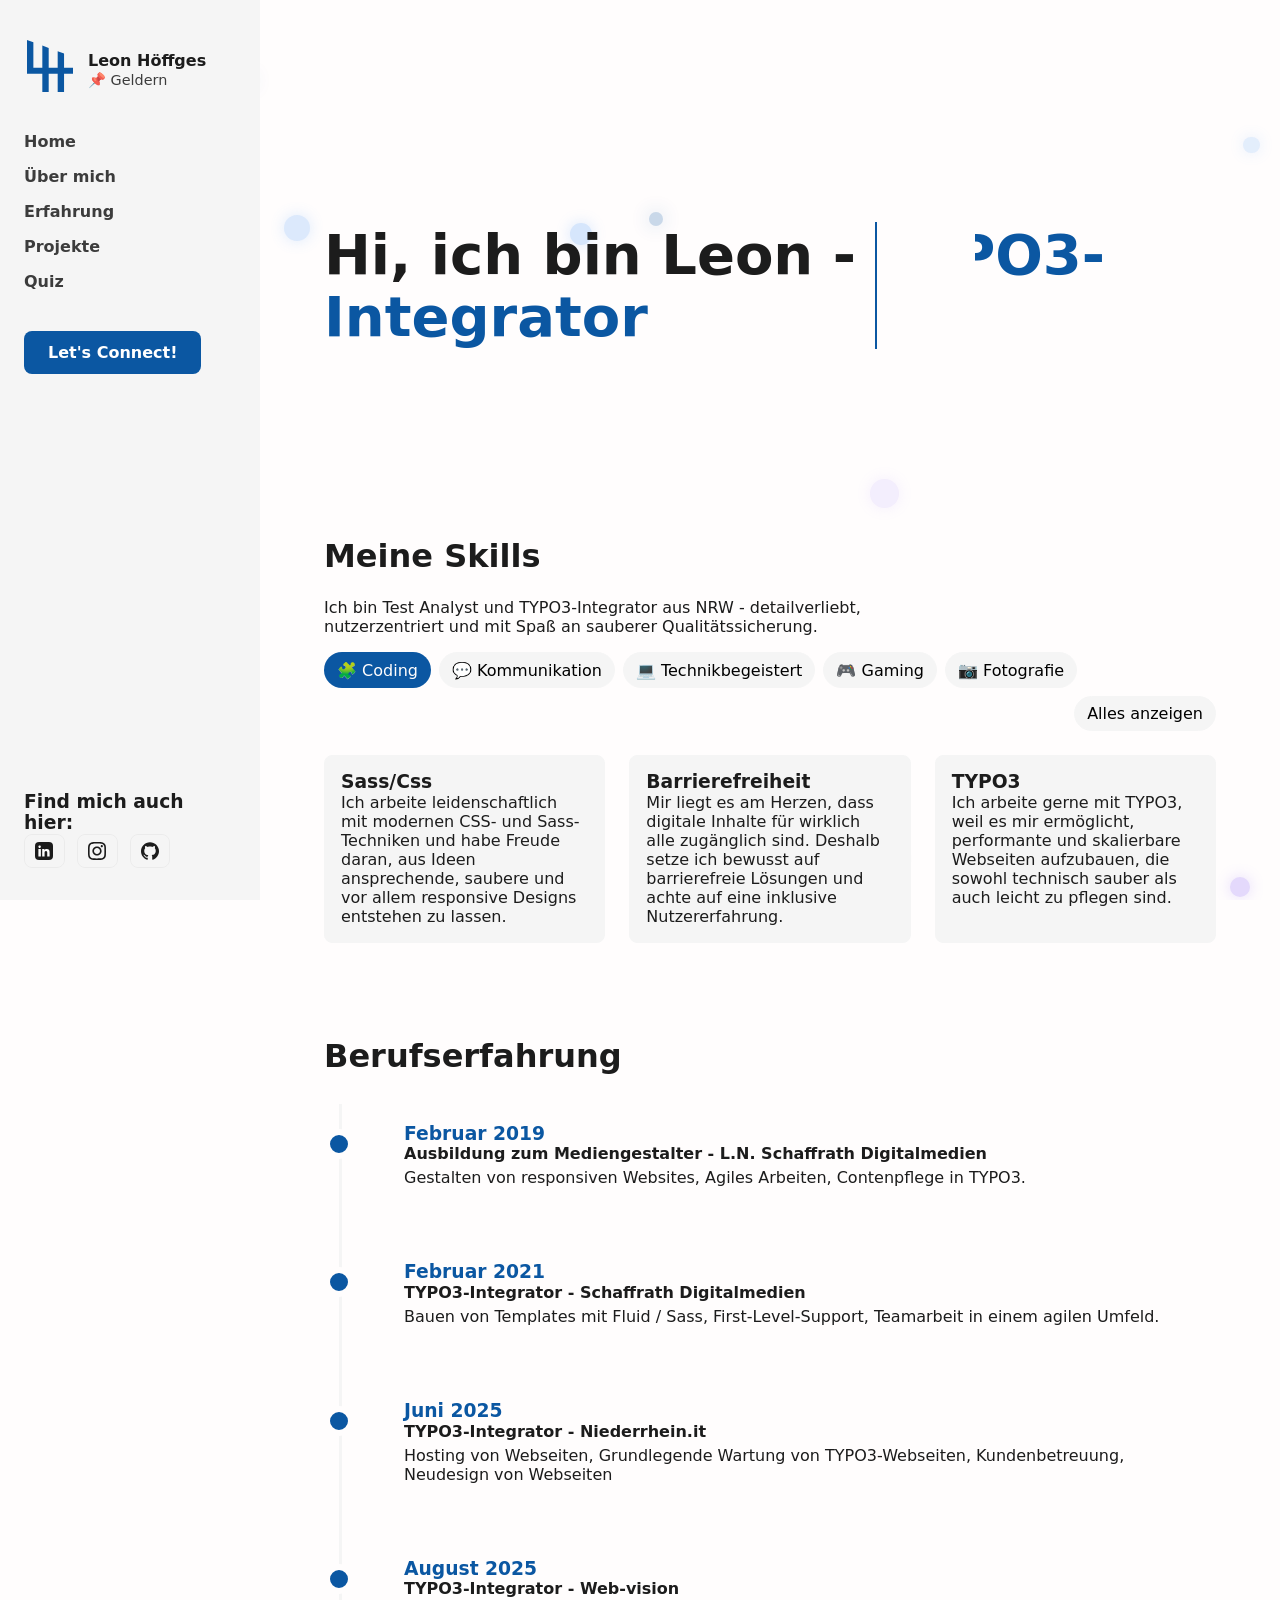
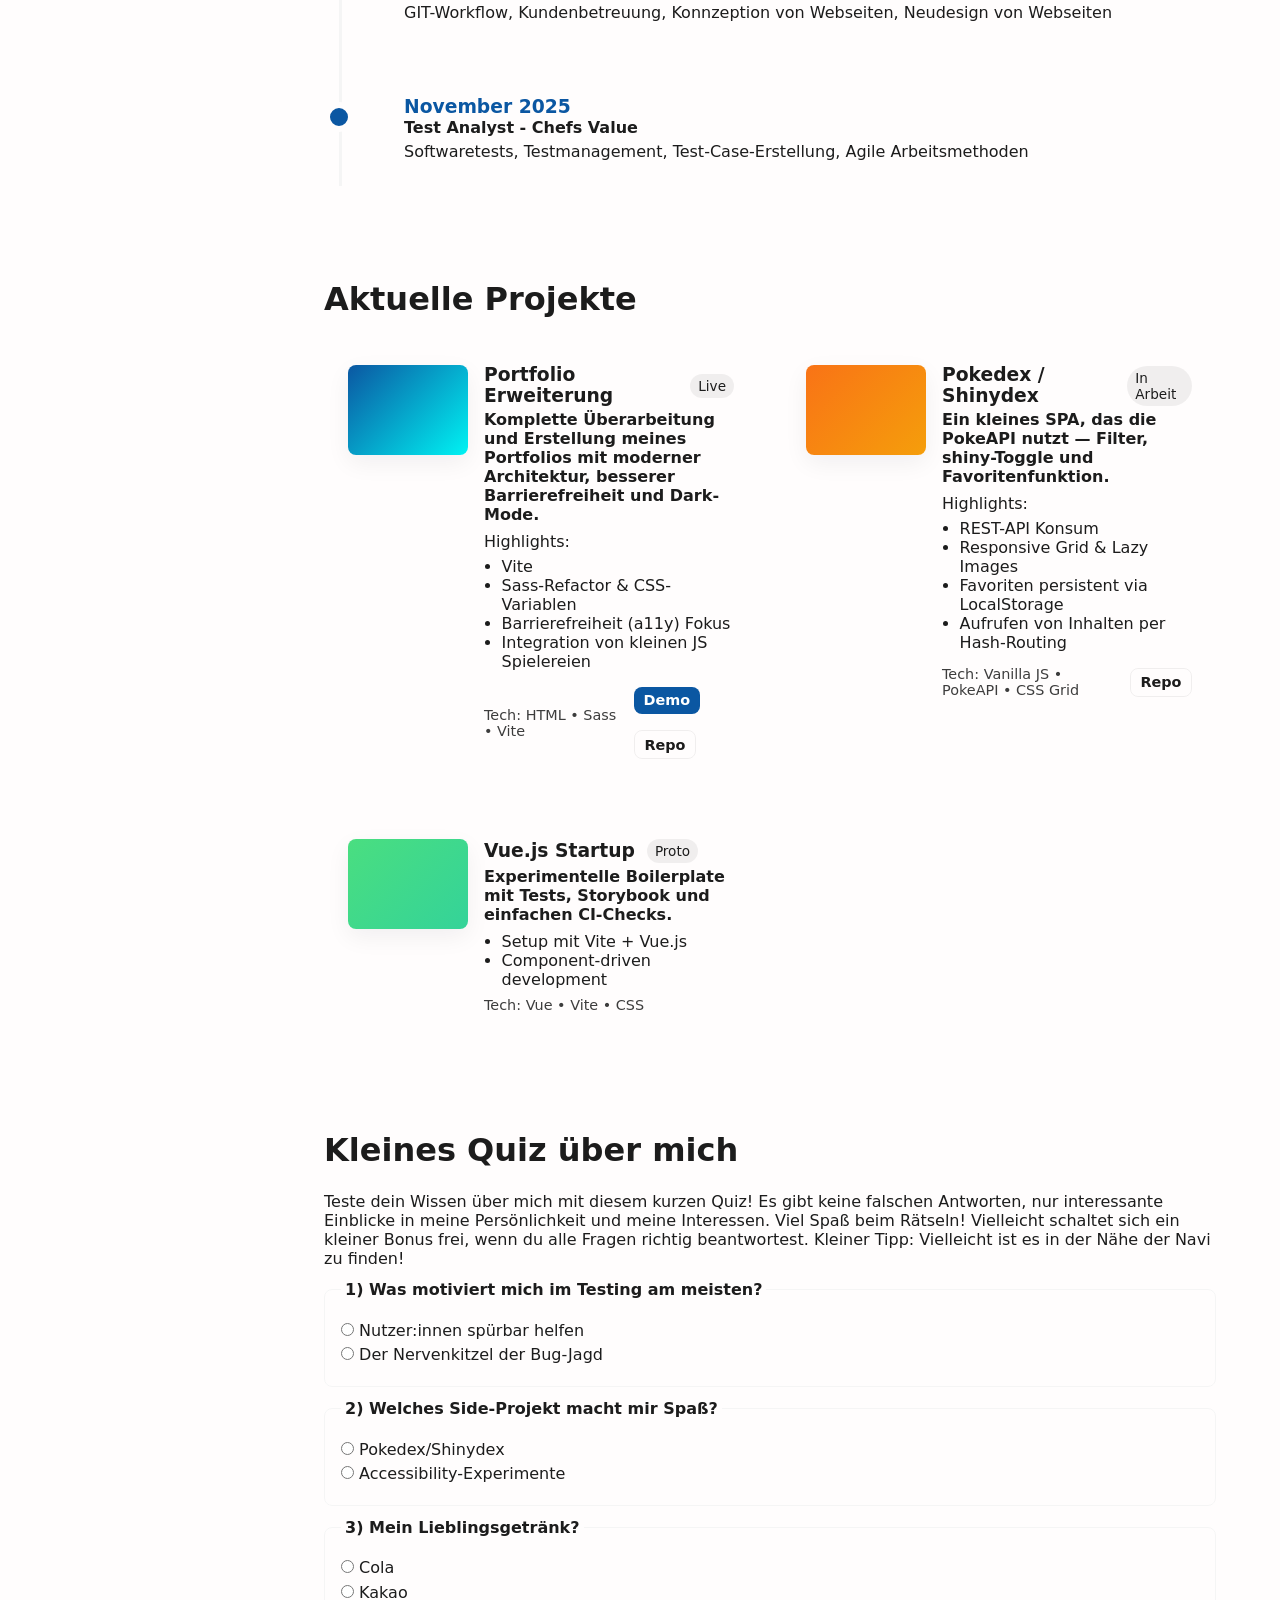
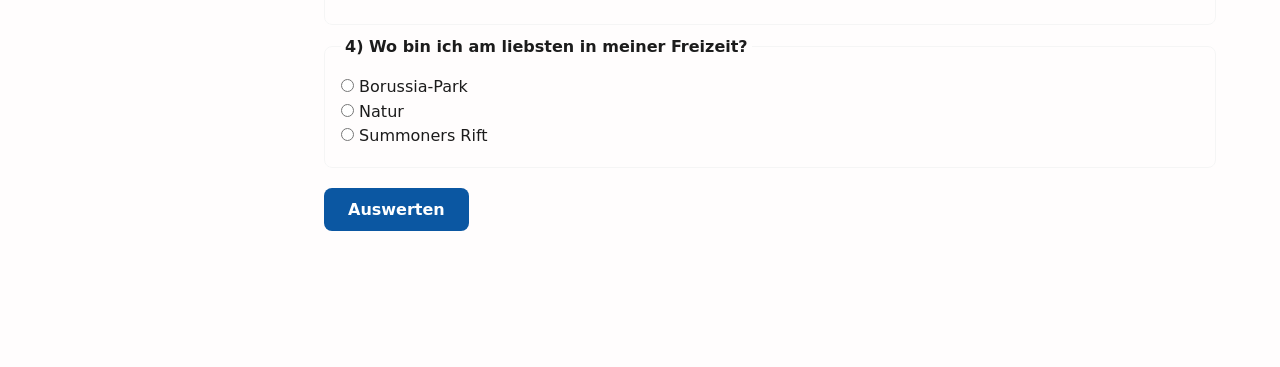
<file: index.html>
<!DOCTYPE html>
<html lang="de">

<head>
  <meta charset="UTF-8" />
  <meta name="viewport" content="width=device-width, initial-scale=1.0">
  <title>Portfolio - Leon Höffges</title>
  <link rel="stylesheet" href="private/styles/sass/style.css" />
</head>

<body>
  <!-- Animated Background -->
  <div class="bg-animation" id="bg-animation"></div>

  <div class="wrapper">

    <!-- SIDEBAR -->
    <button id="nav-toggle" class="nav-toggle" aria-label="Öffne Navigation" aria-expanded="false" aria-controls="sidebar">
      <span class="hamburger">☰</span>
    </button>
    <aside id="sidebar" class="sidebar">
      <button id="theme-toggle" class="theme-toggle hidden" aria-label="Toggle Dark Mode" title="Dark Mode">
        <span class="theme-icon">🌙</span>
      </button>
      <div class="group">
        <div class="profile">
          <div class="logo" aria-hidden="true"></div>
          <div class="profile-info">
            <p class="name">Leon Höffges</p>
            <p class="location">📌 Geldern</p>
          </div>
        </div>

        <nav class="nav" aria-label="Primary">
          <a href="#hero">Home</a>
          <a href="#about">Über mich</a>
          <a href="#experience">Erfahrung</a>
          <a href="#projects">Projekte</a>
          <a href="#quiz">Quiz</a>
        </nav>

        <a href="mailto:leon.hoeffges@gmail.com" class="btn">Let's Connect!</a>

      </div>

      <div class="group social">
        <h3>Find mich auch hier:</h3>
        <div class="social-links">
          <a href="http://linkedin.com/in/leon-hoeffges" target="_blank" rel="noopener noreferrer" class="icon-btn"><span class="hidden">LinkedIn</span>
            <svg xmlns="http://www.w3.org/2000/svg" shape-rendering="geometricPrecision"
              text-rendering="geometricPrecision" image-rendering="optimizeQuality" fill-rule="evenodd"
              clip-rule="evenodd" viewBox="0 0 512 509.64">
              <rect width="512" height="509.64" rx="115.61" ry="115.61" />
              <path fill="#fff"
                d="M204.97 197.54h64.69v33.16h.94c9.01-16.16 31.04-33.16 63.89-33.16 68.31 0 80.94 42.51 80.94 97.81v116.92h-67.46l-.01-104.13c0-23.81-.49-54.45-35.08-54.45-35.12 0-40.51 25.91-40.51 52.72v105.86h-67.4V197.54zm-38.23-65.09c0 19.36-15.72 35.08-35.08 35.08-19.37 0-35.09-15.72-35.09-35.08 0-19.37 15.72-35.08 35.09-35.08 19.36 0 35.08 15.71 35.08 35.08zm-70.17 65.09h70.17v214.73H96.57V197.54z" />
              </svg></a>
          <a href="https://www.instagram.com/thelehagon" target="_blank" rel="noopener noreferrer" class="icon-btn"><span class="hidden">Instagram</span>
            <svg
              xmlns="http://www.w3.org/2000/svg" shape-rendering="geometricPrecision"
              text-rendering="geometricPrecision" image-rendering="optimizeQuality" fill-rule="evenodd"
              clip-rule="evenodd" viewBox="0 0 512 512">
              <path fill-rule="nonzero"
                d="M170.663 256.157c-.083-47.121 38.055-85.4 85.167-85.482 47.121-.092 85.407 38.029 85.499 85.159.091 47.13-38.047 85.4-85.176 85.492-47.112.09-85.399-38.039-85.49-85.169zm-46.108.092c.141 72.602 59.106 131.327 131.69 131.185 72.592-.14 131.35-59.089 131.209-131.691-.141-72.577-59.114-131.336-131.715-131.194-72.585.141-131.325 59.114-131.184 131.7zm237.104-137.092c.033 16.954 13.817 30.682 30.772 30.649 16.961-.034 30.689-13.811 30.664-30.765-.033-16.954-13.818-30.69-30.78-30.656-16.962.033-30.689 13.818-30.656 30.772zm-208.696 345.4c-24.958-1.086-38.511-5.234-47.543-8.709-11.961-4.628-20.496-10.177-29.479-19.093-8.966-8.951-14.532-17.461-19.202-29.397-3.508-9.033-7.73-22.569-8.9-47.527-1.269-26.983-1.559-35.078-1.683-103.433-.133-68.338.116-76.434 1.294-103.441 1.069-24.941 5.242-38.512 8.709-47.536 4.628-11.977 10.161-20.496 19.094-29.478 8.949-8.983 17.459-14.532 29.403-19.202 9.025-3.526 22.561-7.715 47.511-8.9 26.998-1.278 35.085-1.551 103.423-1.684 68.353-.133 76.448.108 103.456 1.294 24.94 1.086 38.51 5.217 47.527 8.709 11.968 4.628 20.503 10.145 29.478 19.094 8.974 8.95 14.54 17.443 19.21 29.413 3.524 8.999 7.714 22.552 8.892 47.494 1.285 26.998 1.576 35.094 1.7 103.432.132 68.355-.117 76.451-1.302 103.442-1.087 24.957-5.226 38.52-8.709 47.56-4.629 11.953-10.161 20.488-19.103 29.471-8.941 8.949-17.451 14.531-29.403 19.201-9.009 3.517-22.561 7.714-47.494 8.9-26.998 1.269-35.086 1.56-103.448 1.684-68.338.133-76.424-.124-103.431-1.294zM149.977 1.773c-27.239 1.286-45.843 5.648-62.101 12.019-16.829 6.561-31.095 15.353-45.286 29.603C28.381 57.653 19.655 71.944 13.144 88.79c-6.303 16.299-10.575 34.912-11.778 62.168C.172 178.264-.102 186.973.031 256.489c.133 69.508.439 78.234 1.741 105.548 1.302 27.231 5.649 45.827 12.019 62.092 6.569 16.83 15.353 31.089 29.611 45.289 14.25 14.2 28.55 22.918 45.404 29.438 16.282 6.294 34.902 10.583 62.15 11.777 27.305 1.203 36.022 1.468 105.521 1.336 69.532-.133 78.25-.44 105.555-1.734 27.239-1.302 45.826-5.664 62.1-12.019 16.829-6.585 31.095-15.353 45.288-29.611 14.191-14.251 22.917-28.55 29.428-45.404 6.304-16.282 10.592-34.904 11.777-62.134 1.195-27.323 1.478-36.049 1.344-105.557-.133-69.516-.447-78.225-1.741-105.522-1.294-27.256-5.657-45.844-12.019-62.118-6.577-16.829-15.352-31.08-29.602-45.288-14.25-14.192-28.55-22.935-45.404-29.429-16.29-6.304-34.903-10.6-62.15-11.778C333.747.164 325.03-.101 255.506.031c-69.507.133-78.224.431-105.529 1.742z" />
              </svg></a>
          <a href="http://github.com/leon-hoeffges" target="_blank" rel="noopener noreferrer" class="icon-btn"><span class="hidden">Github</span><svg xmlns="http://www.w3.org/2000/svg" width="64" height="64" shape-rendering="geometricPrecision" text-rendering="geometricPrecision" image-rendering="optimizeQuality" fill-rule="evenodd" clip-rule="evenodd" viewBox="0 0 640 640"><path d="M319.988 7.973C143.293 7.973 0 151.242 0 327.96c0 141.392 91.678 261.298 218.826 303.63 16.004 2.964 21.886-6.957 21.886-15.414 0-7.63-.319-32.835-.449-59.552-89.032 19.359-107.8-37.772-107.8-37.772-14.552-36.993-35.529-46.831-35.529-46.831-29.032-19.879 2.209-19.442 2.209-19.442 32.126 2.245 49.04 32.954 49.04 32.954 28.56 48.922 74.883 34.76 93.131 26.598 2.882-20.681 11.15-34.807 20.315-42.803-71.08-8.067-145.797-35.516-145.797-158.14 0-34.926 12.52-63.485 32.965-85.88-3.33-8.078-14.291-40.606 3.083-84.674 0 0 26.87-8.61 88.029 32.8 25.512-7.075 52.878-10.642 80.056-10.76 27.2.118 54.614 3.673 80.162 10.76 61.076-41.386 87.922-32.8 87.922-32.8 17.398 44.08 6.485 76.631 3.154 84.675 20.516 22.394 32.93 50.953 32.93 85.879 0 122.907-74.883 149.93-146.117 157.856 11.481 9.921 21.733 29.398 21.733 59.233 0 42.792-.366 77.28-.366 87.804 0 8.516 5.764 18.473 21.992 15.354 127.076-42.354 218.637-162.274 218.637-303.582 0-176.695-143.269-319.988-320-319.988l-.023.107z"/></svg></a>
        </div>
      </div>
      </aside>

    <!-- MAIN CONTENT -->
    <main class="content">

      <!-- HERO -->
      <section class="hero" id="hero">
        <h1 class="text first-text">Hi, ich bin Leon - </h1>
        <h2 class="text sec-text">Test Analyst</h2>
      </section>

      <!-- === Skills (interaktiv) === -->
      <section id="about" class="about" aria-labelledby="about-title">
        <h2 id="about-title">Meine Skills</h2>

        <p class="lead">
          Ich bin Test Analyst und TYPO3-Integrator aus NRW - detailverliebt, nutzerzentriert
          und mit Spaß an sauberer Qualitätssicherung.
        </p>

        <!-- Interessen-Chips -->
        <div class="chip-row" role="group" aria-label="Interessen filtern">
          <button class="chip" data-topic="coding" aria-pressed="">🧩 Coding</button>
          <button class="chip" data-topic="communication" aria-pressed="false">💬 Kommunikation</button>
          <button class="chip" data-topic="tech" aria-pressed="false">💻 Technikbegeistert</button>
          <button class="chip" data-topic="gaming" aria-pressed="false">🎮 Gaming</button>
          <button class="chip" data-topic="photo" aria-pressed="false">📷 Fotografie</button>
          <button class="chip chip--reset" data-topic="reset">Alles anzeigen</button>
        </div>

        <!-- Dynamischer Bereich -->
        <div class="about-cards" aria-live="polite">
          <article class="about-card" data-topic="coding">
  <h3>Sass/Css</h3>
  <p>Ich arbeite leidenschaftlich mit modernen CSS- und Sass-Techniken und habe Freude daran, aus Ideen ansprechende, saubere und vor allem responsive Designs entstehen zu lassen.</p>
</article>

<article class="about-card" data-topic="coding">
  <h3>Barrierefreiheit</h3>
  <p>Mir liegt es am Herzen, dass digitale Inhalte für wirklich alle zugänglich sind. Deshalb setze ich bewusst auf barrierefreie Lösungen und achte auf eine inklusive Nutzererfahrung.</p>
</article>

<article class="about-card" data-topic="coding">
  <h3>TYPO3</h3>
  <p>Ich arbeite gerne mit TYPO3, weil es mir ermöglicht, performante und skalierbare Webseiten aufzubauen, die sowohl technisch sauber als auch leicht zu pflegen sind.</p>
</article>

<article class="about-card" data-topic="communication">
  <h3>Selbstreflektiert</h3>
  <p>Selbstreflexion ist für mich ein wichtiger Bestandteil meiner Arbeit. Ich nehme mir bewusst Zeit, um aus meinen Erfahrungen zu lernen und mich stetig weiterzuentwickeln.</p>
</article>

<article class="about-card" data-topic="communication">
  <h3>Teamarbeit</h3>
  <p>Ich arbeite gerne im Team und schätze den Austausch, bei dem unterschiedliche Perspektiven wertvoll werden. Dabei ist es mir wichtig, dass jede Stimme gehört wird.</p>
</article>

<article class="about-card" data-topic="communication">
  <h3>Feedback</h3>
  <p>Feedback sehe ich als Chance, mich weiterzuentwickeln. Ich gehe offen damit um und nutze es, um meine Arbeit kontinuierlich zu verbessern.</p>
</article>

<article class="about-card" data-topic="photo">
  <h3>Portrait</h3>
  <p>Ich fotografiere unheimlich gerne Menschen und versuche dabei, echte Emotionen und authentische Momente einzufangen, die ihre Persönlichkeit widerspiegeln.</p>
</article>

<article class="about-card" data-topic="photo">
  <h3>Stock</h3>
  <p>Auch Stock-Fotografie begeistert mich - ich liebe es, vielseitige, hochwertige Bilder zu erstellen, die für viele Anwendungsbereiche genutzt werden können.</p>
</article>

<article class="about-card" data-topic="photo">
  <h3>Landschaft / Natur</h3>
  <p>Die Natur inspiriert mich sehr. Beim Fotografieren von Landschaften genieße ich die Ruhe und halte gerne besondere Stimmungen fest, die berühren.</p>
</article>

<article class="about-card" data-topic="tech">
  <h3>AI</h3>
  <p>Ich experimentiere gerne mit KI-Tools und nutze sie, um kreative und innovative Lösungen für anspruchsvolle Herausforderungen zu entwickeln.</p>
</article>

<article class="about-card" data-topic="tech">
  <h3>PC Bauen</h3>
  <p>Das Bauen von PCs macht mir großen Spaß - vom Auswählen der Komponenten bis hin zur perfekten Abstimmung, damit alles schnell, stabil und zuverlässig läuft.</p>
</article>

<article class="about-card" data-topic="code">
  <h3>Side-Coding</h3>
  <p>Ich arbeite gerne an kleinen Side-Projekten, um Neues auszuprobieren und meine technischen Fähigkeiten kontinuierlich zu erweitern.</p>
</article>

<article class="about-card" data-topic="gaming">
  <h3>MOBA</h3>
  <p>MOBA-Spiele bringen meinen Teamgeist zum Vorschein - ich liebe es, gemeinsam Strategien zu entwickeln und mich im Zusammenspiel zu verbessern.</p>
</article>

<article class="about-card" data-topic="gaming">
  <h3>Pokemon</h3>
  <p>Ich spiele begeistert Pokémon und stelle mir stets mit viel Liebe zum Detail ein ausgewogenes Team zusammen, das gut harmoniert.</p>
</article>

<article class="about-card" data-topic="gaming">
  <h3>Indie-Games</h3>
  <p>Indie-Spiele faszinieren mich, weil sie oft kreativ erzählen und inspirierende Ansätze bieten. Sie bereichern meine Spielerfahrung immer wieder aufs Neue.</p>
</article>
        </div>
      </section>

      <!-- EXPERIENCE -->
      <section id="experience" class="experience">
        <h2>Berufserfahrung</h2>
        <div class="timeline">
          <div class="timeline-events" id="timeline-events">
            <!-- Timeline events will be dynamically added here -->
          </div>
          <div class="scroll-progress" id="scroll-progress"></div>
        </div>
      </section>

      <!-- PROJECTS -->
      <section id="projects">
        <h2>Aktuelle Projekte</h2>
        <div class="projects-grid">
          <article class="project">
            <div class="project-media" aria-hidden="true"></div>
            <div class="project-body">
              <div class="project-head">
                <h3>Portfolio Erweiterung</h3>
                <span class="badge">Live</span>
              </div>
              <p class="project-lead">Komplette Überarbeitung und Erstellung meines Portfolios mit moderner Architektur, besserer
                Barrierefreiheit und Dark-Mode.</p>
              <p>Highlights:</p>
              <ul class="project-features">
                <li>Vite</li>
                <li>Sass-Refactor & CSS-Variablen</li>
                <li>Barrierefreiheit (a11y) Fokus</li>
                <li>Integration von kleinen JS Spielereien</li>
              </ul>
              <div class="project-meta">
                <div class="tech">Tech: HTML • Sass • Vite</div>
                <div class="actions">
                  <a class="btn small" href="#">Demo</a>
                  <a class="btn small ghost" target="_blank" rel="noopener noreferrer" href="https://github.com/TheLehagon/portfolio">Repo</a>
                </div>
              </div>
            </div>
          </article>

          <article class="project">
            <div class="project-media pokedex" aria-hidden="true"></div>
            <div class="project-body">
              <div class="project-head">
                <h3>Pokedex / Shinydex</h3>
                <span class="badge">In Arbeit</span>
              </div>
              <p class="project-lead">Ein kleines SPA, das die PokeAPI nutzt — Filter, shiny-Toggle und
                Favoritenfunktion.</p>
              <p>Highlights:</p>
              <ul class="project-features">
                <li>REST-API Konsum</li>
                <li>Responsive Grid & Lazy Images</li>
                <li>Favoriten persistent via LocalStorage</li>
                <li>Aufrufen von Inhalten per Hash-Routing</li>
              </ul>
              <div class="project-meta">
                <div class="tech">Tech: Vanilla JS • PokeAPI • CSS Grid</div>
                <div class="actions">
                  <a class="btn small ghost" target="_blank" rel="noopener noreferrer" href="https://github.com/TheLehagon/shinydex">Repo</a>
                </div>
              </div>
            </div>
          </article>

          <article class="project">
            <div class="project-media vue" aria-hidden="true"></div>
            <div class="project-body">
              <div class="project-head">
                <h3>Vue.js Startup</h3>
                <span class="badge">Proto</span>
              </div>
              <p class="project-lead">Experimentelle Boilerplate mit Tests, Storybook und einfachen CI-Checks.</p>
              <ul class="project-features">
                <li>Setup mit Vite + Vue.js</li>
                <li>Component-driven development</li>
              </ul>
              <div class="project-meta">
                <div class="tech">Tech: Vue • Vite • CSS</div>
              </div>
            </div>
          </article>

        </div>
      </section>

      <section class="about-quiz" id="quiz" aria-labelledby="quiz-title">
        <h2 id="quiz-title">Kleines Quiz über mich</h2>
        <p>Teste dein Wissen über mich mit diesem kurzen Quiz! Es gibt keine falschen Antworten, nur interessante
          Einblicke in meine Persönlichkeit und meine Interessen. Viel Spaß beim Rätseln! Vielleicht schaltet sich ein
          kleiner Bonus frei, wenn du alle Fragen richtig beantwortest. Kleiner Tipp: Vielleicht ist es in der Nähe der Navi zu finden!</p>
        <form id="quiz-form">
          <fieldset>
            <legend>1) Was motiviert mich im Testing am meisten?</legend>
            <label><input type="radio" name="q1" value="impact"> Nutzer:innen spürbar helfen</label>
            <label><input type="radio" name="q1" value="bughunt"> Der Nervenkitzel der Bug-Jagd</label>
          </fieldset>

          <fieldset>
            <legend>2) Welches Side-Projekt macht mir Spaß?</legend>
            <label><input type="radio" name="q2" value="pokedex"> Pokedex/Shinydex</label>
            <label><input type="radio" name="q2" value="a11y"> Accessibility-Experimente</label>
          </fieldset>

          <fieldset>
            <legend>3) Mein Lieblingsgetränk?</legend>
            <label><input type="radio" name="q3" value="cola"> Cola</label>
            <label><input type="radio" name="q3" value="kakao"> Kakao</label>
          </fieldset>

          <fieldset>
            <legend>4) Wo bin ich am liebsten in meiner Freizeit?</legend>
            <label><input type="radio" name="q4" value="borussia"> Borussia-Park</label>
            <label><input type="radio" name="q4" value="nature"> Natur</label>
            <label><input type="radio" name="q4" value="lol"> Summoners Rift</label>
          </fieldset>

          <button class="btn submit" type="submit">Auswerten</button>
          <p id="quiz-result" role="status" aria-live="polite" class="hidden"></p>
        </form>
      </section>


    </main>
  </div>
  <script src="public/js/scripts.js"></script>
</body>

</html>
</file>
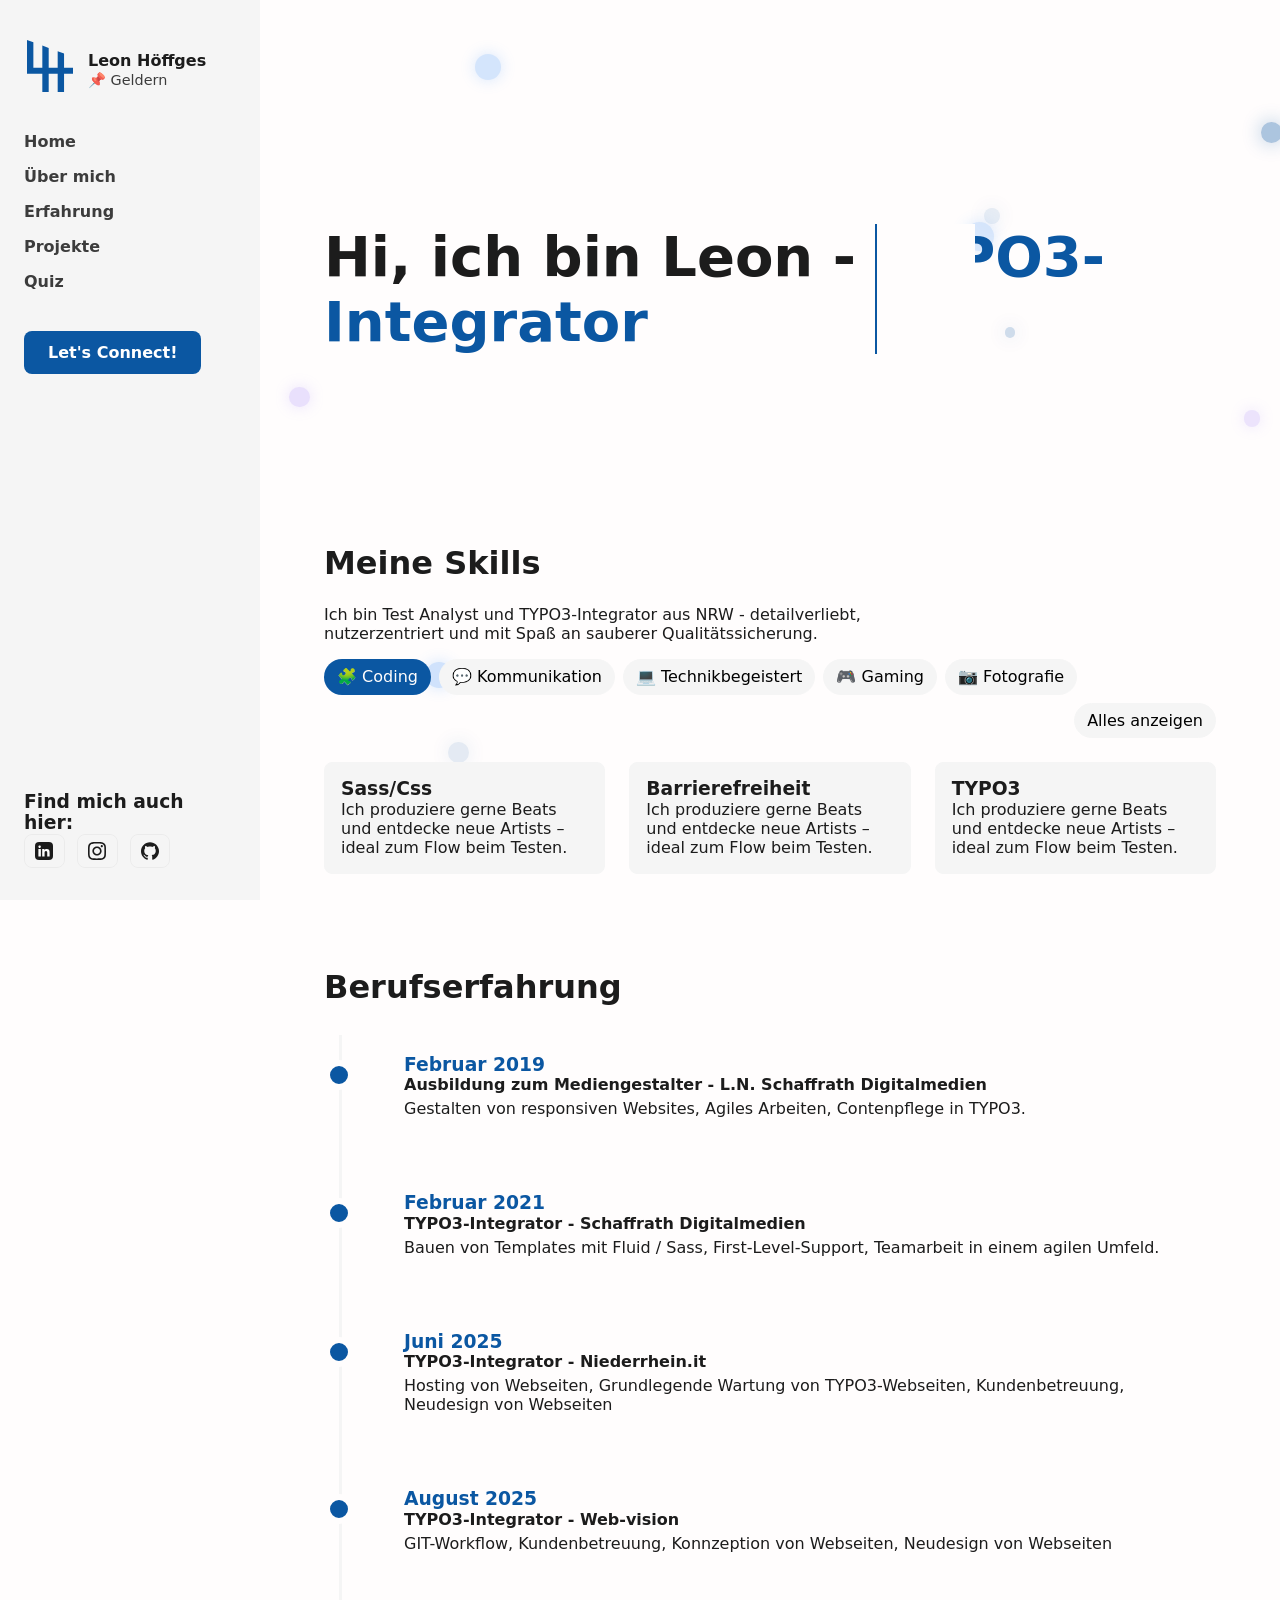
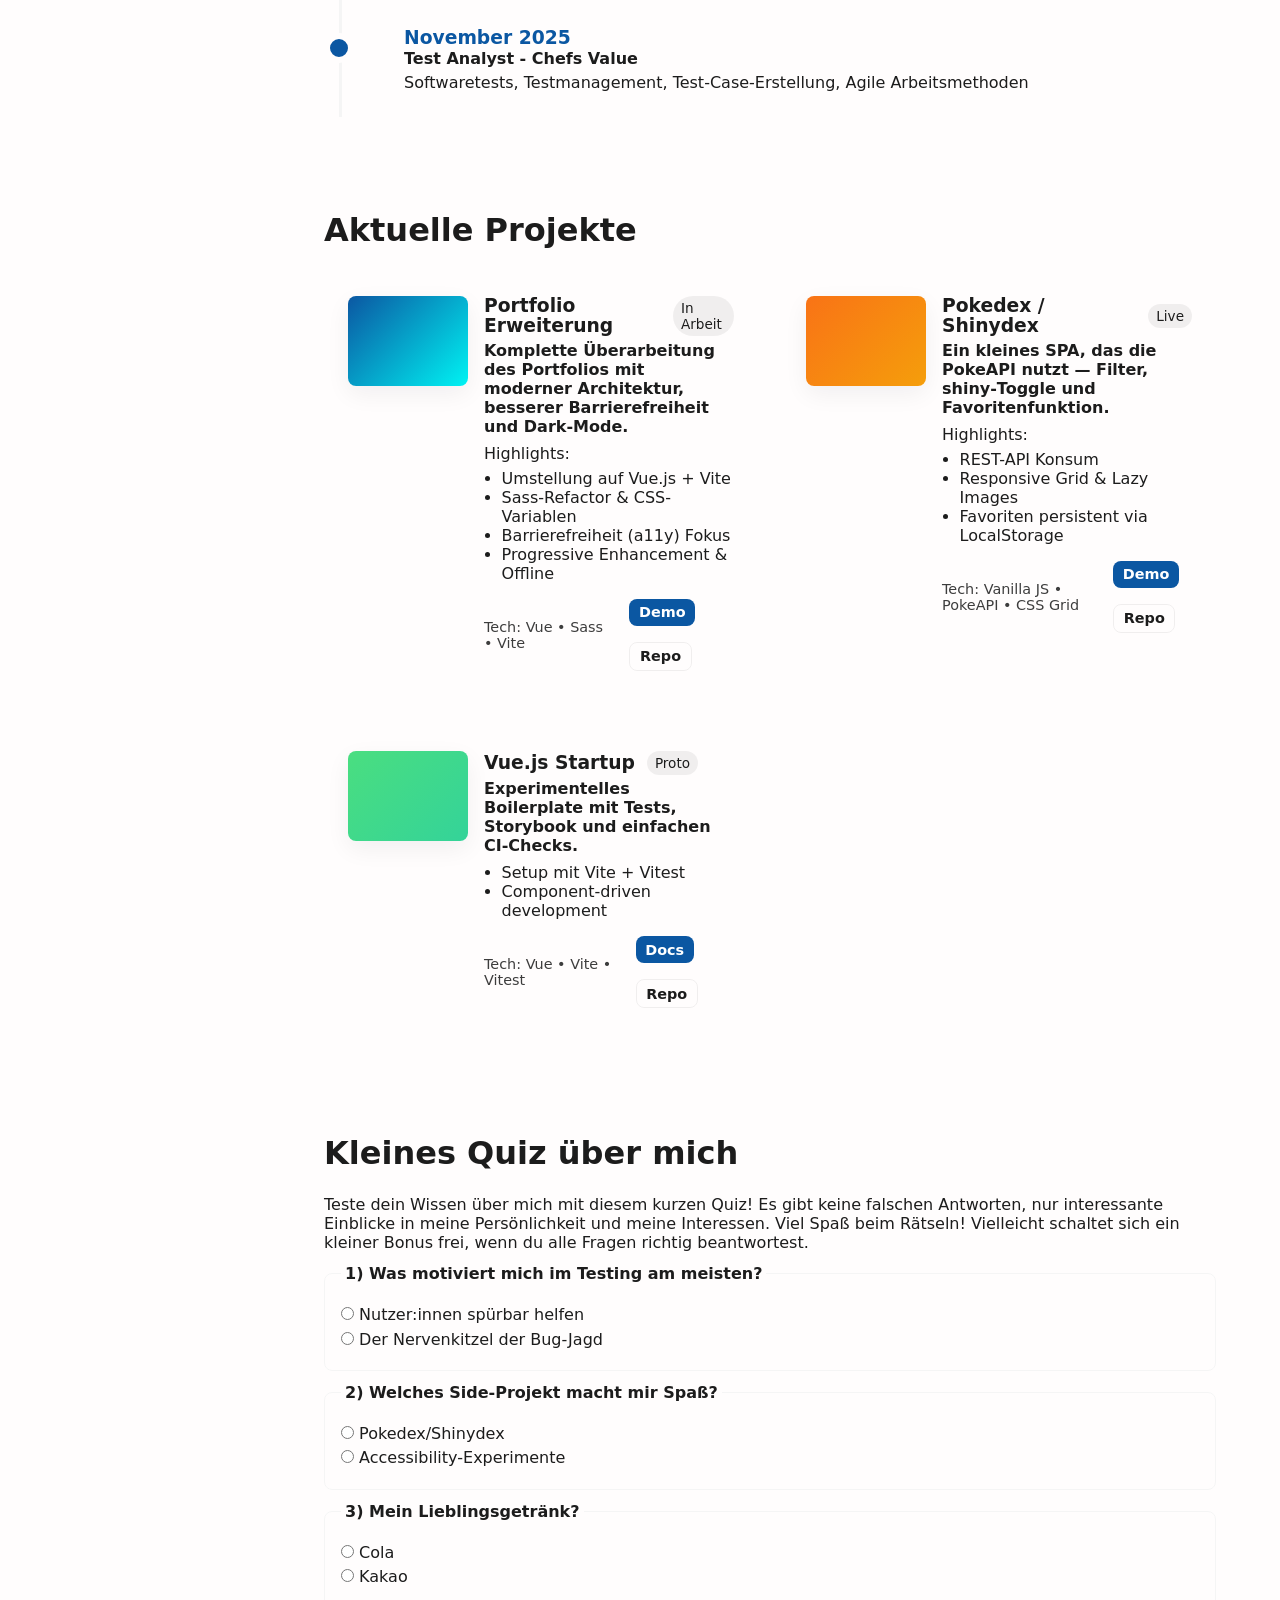
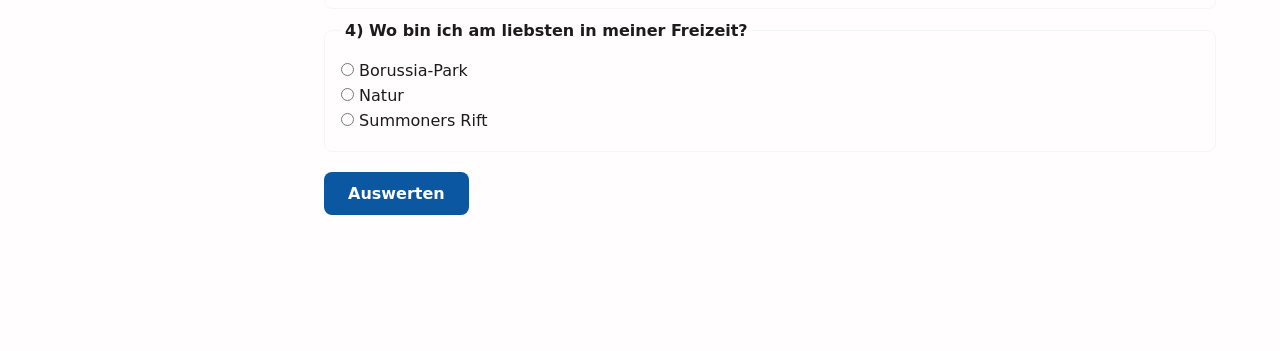
<file: portfolio.html>
<!DOCTYPE html>
<html lang="de">

<head>
  <meta charset="UTF-8" />
  <meta name="viewport" content="width=device-width, initial-scale=1.0">
  <title>Portfolio - Leon Höffges</title>
  <link rel="stylesheet" href="private/styles/sass/style.css" />
</head>

<body>
  <!-- Animated Background -->
  <div class="bg-animation" id="bg-animation"></div>

  <div class="wrapper">

    <!-- SIDEBAR -->
    <button id="nav-toggle" class="nav-toggle" aria-label="Öffne Navigation" aria-expanded="false" aria-controls="sidebar">
      <span class="hamburger">☰</span>
    </button>
    <aside id="sidebar" class="sidebar">
      <button id="theme-toggle" class="theme-toggle hidden" aria-label="Toggle Dark Mode" title="Dark Mode">
        <span class="theme-icon">🌙</span>
      </button>
      <div class="group">
        <div class="profile">
          <div class="logo" aria-hidden="true"></div>
          <div class="profile-info">
            <p class="name">Leon Höffges</p>
            <p class="location">📌 Geldern</p>
          </div>
        </div>

        <nav class="nav" aria-label="Primary">
          <a href="#hero">Home</a>
          <a href="#about">Über mich</a>
          <a href="#experience">Erfahrung</a>
          <a href="#projects">Projekte</a>
          <a href="#quiz">Quiz</a>
        </nav>

        <a href="mailto:leon.hoeffges@gmail.com" class="btn">Let's Connect!</a>

      </div>

      <div class="group social">
        <h3>Find mich auch hier:</h3>
        <div class="social-links">
          <a href="http://linkedin.com/in/leon-hoeffges" target="_blank" rel="noopener noreferrer" class="icon-btn">
            <svg xmlns="http://www.w3.org/2000/svg" shape-rendering="geometricPrecision"
              text-rendering="geometricPrecision" image-rendering="optimizeQuality" fill-rule="evenodd"
              clip-rule="evenodd" viewBox="0 0 512 509.64">
              <rect width="512" height="509.64" rx="115.61" ry="115.61" />
              <path fill="#fff"
                d="M204.97 197.54h64.69v33.16h.94c9.01-16.16 31.04-33.16 63.89-33.16 68.31 0 80.94 42.51 80.94 97.81v116.92h-67.46l-.01-104.13c0-23.81-.49-54.45-35.08-54.45-35.12 0-40.51 25.91-40.51 52.72v105.86h-67.4V197.54zm-38.23-65.09c0 19.36-15.72 35.08-35.08 35.08-19.37 0-35.09-15.72-35.09-35.08 0-19.37 15.72-35.08 35.09-35.08 19.36 0 35.08 15.71 35.08 35.08zm-70.17 65.09h70.17v214.73H96.57V197.54z" />
              </svg></a>
          <a href="https://www.instagram.com/thelehagon" target="_blank" rel="noopener noreferrer" class="icon-btn"><svg
              xmlns="http://www.w3.org/2000/svg" shape-rendering="geometricPrecision"
              text-rendering="geometricPrecision" image-rendering="optimizeQuality" fill-rule="evenodd"
              clip-rule="evenodd" viewBox="0 0 512 512">
              <path fill-rule="nonzero"
                d="M170.663 256.157c-.083-47.121 38.055-85.4 85.167-85.482 47.121-.092 85.407 38.029 85.499 85.159.091 47.13-38.047 85.4-85.176 85.492-47.112.09-85.399-38.039-85.49-85.169zm-46.108.092c.141 72.602 59.106 131.327 131.69 131.185 72.592-.14 131.35-59.089 131.209-131.691-.141-72.577-59.114-131.336-131.715-131.194-72.585.141-131.325 59.114-131.184 131.7zm237.104-137.092c.033 16.954 13.817 30.682 30.772 30.649 16.961-.034 30.689-13.811 30.664-30.765-.033-16.954-13.818-30.69-30.78-30.656-16.962.033-30.689 13.818-30.656 30.772zm-208.696 345.4c-24.958-1.086-38.511-5.234-47.543-8.709-11.961-4.628-20.496-10.177-29.479-19.093-8.966-8.951-14.532-17.461-19.202-29.397-3.508-9.033-7.73-22.569-8.9-47.527-1.269-26.983-1.559-35.078-1.683-103.433-.133-68.338.116-76.434 1.294-103.441 1.069-24.941 5.242-38.512 8.709-47.536 4.628-11.977 10.161-20.496 19.094-29.478 8.949-8.983 17.459-14.532 29.403-19.202 9.025-3.526 22.561-7.715 47.511-8.9 26.998-1.278 35.085-1.551 103.423-1.684 68.353-.133 76.448.108 103.456 1.294 24.94 1.086 38.51 5.217 47.527 8.709 11.968 4.628 20.503 10.145 29.478 19.094 8.974 8.95 14.54 17.443 19.21 29.413 3.524 8.999 7.714 22.552 8.892 47.494 1.285 26.998 1.576 35.094 1.7 103.432.132 68.355-.117 76.451-1.302 103.442-1.087 24.957-5.226 38.52-8.709 47.56-4.629 11.953-10.161 20.488-19.103 29.471-8.941 8.949-17.451 14.531-29.403 19.201-9.009 3.517-22.561 7.714-47.494 8.9-26.998 1.269-35.086 1.56-103.448 1.684-68.338.133-76.424-.124-103.431-1.294zM149.977 1.773c-27.239 1.286-45.843 5.648-62.101 12.019-16.829 6.561-31.095 15.353-45.286 29.603C28.381 57.653 19.655 71.944 13.144 88.79c-6.303 16.299-10.575 34.912-11.778 62.168C.172 178.264-.102 186.973.031 256.489c.133 69.508.439 78.234 1.741 105.548 1.302 27.231 5.649 45.827 12.019 62.092 6.569 16.83 15.353 31.089 29.611 45.289 14.25 14.2 28.55 22.918 45.404 29.438 16.282 6.294 34.902 10.583 62.15 11.777 27.305 1.203 36.022 1.468 105.521 1.336 69.532-.133 78.25-.44 105.555-1.734 27.239-1.302 45.826-5.664 62.1-12.019 16.829-6.585 31.095-15.353 45.288-29.611 14.191-14.251 22.917-28.55 29.428-45.404 6.304-16.282 10.592-34.904 11.777-62.134 1.195-27.323 1.478-36.049 1.344-105.557-.133-69.516-.447-78.225-1.741-105.522-1.294-27.256-5.657-45.844-12.019-62.118-6.577-16.829-15.352-31.08-29.602-45.288-14.25-14.192-28.55-22.935-45.404-29.429-16.29-6.304-34.903-10.6-62.15-11.778C333.747.164 325.03-.101 255.506.031c-69.507.133-78.224.431-105.529 1.742z" />
              </svg></a>
          <a href="http://github.com/leon-hoeffges" target="_blank" rel="noopener noreferrer" class="icon-btn"><svg xmlns="http://www.w3.org/2000/svg" width="64" height="64" shape-rendering="geometricPrecision" text-rendering="geometricPrecision" image-rendering="optimizeQuality" fill-rule="evenodd" clip-rule="evenodd" viewBox="0 0 640 640"><path d="M319.988 7.973C143.293 7.973 0 151.242 0 327.96c0 141.392 91.678 261.298 218.826 303.63 16.004 2.964 21.886-6.957 21.886-15.414 0-7.63-.319-32.835-.449-59.552-89.032 19.359-107.8-37.772-107.8-37.772-14.552-36.993-35.529-46.831-35.529-46.831-29.032-19.879 2.209-19.442 2.209-19.442 32.126 2.245 49.04 32.954 49.04 32.954 28.56 48.922 74.883 34.76 93.131 26.598 2.882-20.681 11.15-34.807 20.315-42.803-71.08-8.067-145.797-35.516-145.797-158.14 0-34.926 12.52-63.485 32.965-85.88-3.33-8.078-14.291-40.606 3.083-84.674 0 0 26.87-8.61 88.029 32.8 25.512-7.075 52.878-10.642 80.056-10.76 27.2.118 54.614 3.673 80.162 10.76 61.076-41.386 87.922-32.8 87.922-32.8 17.398 44.08 6.485 76.631 3.154 84.675 20.516 22.394 32.93 50.953 32.93 85.879 0 122.907-74.883 149.93-146.117 157.856 11.481 9.921 21.733 29.398 21.733 59.233 0 42.792-.366 77.28-.366 87.804 0 8.516 5.764 18.473 21.992 15.354 127.076-42.354 218.637-162.274 218.637-303.582 0-176.695-143.269-319.988-320-319.988l-.023.107z"/></svg></a>
        </div>
      </div>
      </aside>

    <!-- MAIN CONTENT -->
    <main class="content">

      <!-- HERO -->
      <section class="hero" id="hero">
        <h1 class="text first-text">Hi, ich bin Leon - </h1>
        <p class="text sec-text">Test Analyst</p>
      </section>

      <!-- === Skills (interaktiv) === -->
      <section id="about" class="about" aria-labelledby="about-title">
        <h2 id="about-title">Meine Skills</h2>

        <p class="lead">
          Ich bin Test Analyst und TYPO3-Integrator aus NRW - detailverliebt, nutzerzentriert
          und mit Spaß an sauberer Qualitätssicherung.
        </p>

        <!-- Interessen-Chips -->
        <div class="chip-row" role="group" aria-label="Interessen filtern">
          <button class="chip" data-topic="coding" aria-pressed="">🧩 Coding</button>
          <button class="chip" data-topic="communication" aria-pressed="false">💬 Kommunikation</button>
          <button class="chip" data-topic="tech" aria-pressed="false">💻 Technikbegeistert</button>
          <button class="chip" data-topic="gaming" aria-pressed="false">🎮 Gaming</button>
          <button class="chip" data-topic="photo" aria-pressed="false">📷 Fotografie</button>
          <button class="chip chip--reset" data-topic="reset">Alles anzeigen</button>
        </div>

        <!-- Dynamischer Bereich -->
        <div class="about-cards" aria-live="polite">
          <article class="about-card" data-topic="coding">
            <h3>Sass/Css</h3>
            <p>Ich produziere gerne Beats und entdecke neue Artists – ideal zum Flow beim Testen.</p>
          </article>
          <article class="about-card" data-topic="coding">
            <h3>Barrierefreiheit</h3>
            <p>Ich produziere gerne Beats und entdecke neue Artists – ideal zum Flow beim Testen.</p>
          </article>
          <article class="about-card" data-topic="coding">
            <h3>TYPO3</h3>
            <p>Ich produziere gerne Beats und entdecke neue Artists – ideal zum Flow beim Testen.</p>
          </article>
          <article class="about-card" data-topic="communication">
            <h3>Selbstreflektiert</h3>
            <p>RPGs & Indie‑Titel schärfen meinen Blick für Storytelling, UX‑Loops und Balancing.</p>
          </article>
          <article class="about-card" data-topic="communication">
            <h3>Teamarbeit</h3>
            <p>RPGs & Indie‑Titel schärfen meinen Blick für Storytelling, UX‑Loops und Balancing.</p>
          </article>
          <article class="about-card" data-topic="communication">
            <h3>Feedback</h3>
            <p>RPGs & Indie‑Titel schärfen meinen Blick für Storytelling, UX‑Loops und Balancing.</p>
          </article>
          <article class="about-card" data-topic="photo">
            <h3>Portrait</h3>
            <p>Komposition & Licht helfen mir, Interfaces klarer zu sehen – und Bugs schneller zu spotten.</p>
          </article>
          <article class="about-card" data-topic="photo">
            <h3>Stock</h3>
            <p>Komposition & Licht helfen mir, Interfaces klarer zu sehen – und Bugs schneller zu spotten.</p>
          </article>
          <article class="about-card" data-topic="photo">
            <h3>Landschaft / Natur</h3>
            <p>Komposition & Licht helfen mir, Interfaces klarer zu sehen – und Bugs schneller zu spotten.</p>
          </article>
          <article class="about-card" data-topic="tech">
            <h3>AI</h3>
            <p>Regelmäßig Kraftsport & Laufen – Struktur, Messbarkeit, nachhaltige Progression.</p>
          </article>
          <article class="about-card" data-topic="tech">
            <h3>PC Bauen</h3>
            <p>Regelmäßig Kraftsport & Laufen – Struktur, Messbarkeit, nachhaltige Progression.</p>
          </article>
          <article class="about-card" data-topic="code">
            <h3>Side‑Coding</h3>
            <p>Kleine Tools & Automationen, um Tests und Workflows smarter zu machen.</p>
          </article>
          <article class="about-card" data-topic="gaming">
            <h3>MOBA</h3>
            <p>Kleine Tools & Automationen, um Tests und Workflows smarter zu machen.</p>
          </article>
          <article class="about-card" data-topic="gaming">
            <h3>Pokemon</h3>
            <p>Kleine Tools & Automationen, um Tests und Workflows smarter zu machen.</p>
          </article>
          <article class="about-card" data-topic="gaming">
            <h3>Indie-Games</h3>
            <p>Kleine Tools & Automationen, um Tests und Workflows smarter zu machen.</p>
          </article>
        </div>
      </section>

      <!-- EXPERIENCE -->
      <section id="experience" class="experience">
        <h2>Berufserfahrung</h2>
        <div class="timeline">
          <div class="timeline-events" id="timeline-events">
            <!-- Timeline events will be dynamically added here -->
          </div>
          <div class="scroll-progress" id="scroll-progress"></div>
        </div>
      </section>

      <!-- PROJECTS -->
      <section id="projects">
        <h2>Aktuelle Projekte</h2>
        <div class="projects-grid">
          <article class="project">
            <div class="project-media" aria-hidden="true"></div>
            <div class="project-body">
              <div class="project-head">
                <h3>Portfolio Erweiterung</h3>
                <span class="badge">In Arbeit</span>
              </div>
              <p class="project-lead">Komplette Überarbeitung des Portfolios mit moderner Architektur, besserer
                Barrierefreiheit und Dark-Mode.</p>
              <p>Highlights:</p>
              <ul class="project-features">
                <li>Umstellung auf Vue.js + Vite</li>
                <li>Sass-Refactor & CSS-Variablen</li>
                <li>Barrierefreiheit (a11y) Fokus</li>
                <li>Progressive Enhancement & Offline</li>
              </ul>
              <div class="project-meta">
                <div class="tech">Tech: Vue • Sass • Vite</div>
                <div class="actions">
                  <a class="btn small" href="#">Demo</a>
                  <a class="btn small ghost" href="#">Repo</a>
                </div>
              </div>
            </div>
          </article>

          <article class="project">
            <div class="project-media pokedex" aria-hidden="true"></div>
            <div class="project-body">
              <div class="project-head">
                <h3>Pokedex / Shinydex</h3>
                <span class="badge">Live</span>
              </div>
              <p class="project-lead">Ein kleines SPA, das die PokeAPI nutzt — Filter, shiny‑Toggle und
                Favoritenfunktion.</p>
              <p>Highlights:</p>
              <ul class="project-features">
                <li>REST-API Konsum</li>
                <li>Responsive Grid & Lazy Images</li>
                <li>Favoriten persistent via LocalStorage</li>
              </ul>
              <div class="project-meta">
                <div class="tech">Tech: Vanilla JS • PokeAPI • CSS Grid</div>
                <div class="actions">
                  <a class="btn small" href="#">Demo</a>
                  <a class="btn small ghost" href="#">Repo</a>
                </div>
              </div>
            </div>
          </article>

          <article class="project">
            <div class="project-media vue" aria-hidden="true"></div>
            <div class="project-body">
              <div class="project-head">
                <h3>Vue.js Startup</h3>
                <span class="badge">Proto</span>
              </div>
              <p class="project-lead">Experimentelles Boilerplate mit Tests, Storybook und einfachen CI-Checks.</p>
              <ul class="project-features">
                <li>Setup mit Vite + Vitest</li>
                <li>Component-driven development</li>
              </ul>
              <div class="project-meta">
                <div class="tech">Tech: Vue • Vite • Vitest</div>
                <div class="actions">
                  <a class="btn small" href="#">Docs</a>
                  <a class="btn small ghost" href="#">Repo</a>
                </div>
              </div>
            </div>
          </article>

        </div>
      </section>

      <section class="about-quiz" id="quiz" aria-labelledby="quiz-title">
        <h2 id="quiz-title">Kleines Quiz über mich</h2>
        <p>Teste dein Wissen über mich mit diesem kurzen Quiz! Es gibt keine falschen Antworten, nur interessante
          Einblicke in meine Persönlichkeit und meine Interessen. Viel Spaß beim Rätseln! Vielleicht schaltet sich ein
          kleiner Bonus frei, wenn du alle Fragen richtig beantwortest.</p>
        <form id="quiz-form">
          <fieldset>
            <legend>1) Was motiviert mich im Testing am meisten?</legend>
            <label><input type="radio" name="q1" value="impact"> Nutzer:innen spürbar helfen</label>
            <label><input type="radio" name="q1" value="bughunt"> Der Nervenkitzel der Bug-Jagd</label>
          </fieldset>

          <fieldset>
            <legend>2) Welches Side-Projekt macht mir Spaß?</legend>
            <label><input type="radio" name="q2" value="pokedex"> Pokedex/Shinydex</label>
            <label><input type="radio" name="q2" value="a11y"> Accessibility-Experimente</label>
          </fieldset>

          <fieldset>
            <legend>3) Mein Lieblingsgetränk?</legend>
            <label><input type="radio" name="q3" value="cola"> Cola</label>
            <label><input type="radio" name="q3" value="kakao"> Kakao</label>
          </fieldset>

          <fieldset>
            <legend>4) Wo bin ich am liebsten in meiner Freizeit?</legend>
            <label><input type="radio" name="q4" value="borussia"> Borussia-Park</label>
            <label><input type="radio" name="q4" value="nature"> Natur</label>
            <label><input type="radio" name="q4" value="lol"> Summoners Rift</label>
          </fieldset>

          <button class="btn submit" type="submit">Auswerten</button>
          <p id="quiz-result" role="status" aria-live="polite" class="hidden"></p>
        </form>
      </section>


    </main>
  </div>
  <script src="public/js/scripts.js"></script>
</body>

</html>
</file>
<file: private/styles/sass/style.css>
:root {
  --ff-primary: system-ui, sans-serif;
  --fs-300: 0.875rem;
  --fs-400: 1rem;
  --fs-500: 1.25rem;
  --fs-600: 1.5rem;
  --fs-700: 2rem;
  --fs-800: 2.5rem;
  --fs-900: 3.5rem;
  --fw-light: 300;
  --fw-regular: 400;
  --fw-bold: 700;
  --clr-text: #1c1c1c;
  --clr-background: #fffdfd;
  --clr-backgroundop: rgba(255, 253, 253, 0);
  --clr-primary: #0B57A2;
  --clr-primaryop: rgba(11, 87, 162, 0.5019607843);
  --clr-secondary: #f5f5f5;
  --clr-accent: #00f3f3;
  --spc-0: 0;
  --spc-1: 0.25rem;
  --spc-2: 0.5rem;
  --spc-3: 1rem;
  --spc-4: 1.5rem;
  --spc-5: 2rem;
  --spc-6: 3rem;
  --spc-7: 4rem;
  --spc-8: 5rem;
  --spc-9: 6rem;
}

html {
  scroll-behavior: smooth;
}

body.dark-mode {
  --clr-text: #e2e8f0;
  --clr-background: #0f172a;
  --clr-backgroundop: rgba(15, 23, 42, 0);
  --clr-primary: #70A9FF;
  --clr-primaryop: rgba(112, 169, 255, 0.5019607843);
  --clr-secondary: #1e293b;
  --clr-accent: #60a5fa;
}

*,
*::before,
*::after {
  box-sizing: border-box;
  margin: 0;
  padding: 0;
}

html:focus-within {
  scroll-behavior: smooth;
}

input,
button,
textarea {
  font: inherit;
}

img,
picture {
  max-width: 100%;
  display: inline-block;
  vertical-align: middle;
}

body {
  background: var(--clr-background);
  color: var(--clr-text);
  font-family: system-ui, sans-serif;
  overflow-x: hidden;
  position: relative;
  transition: background-color 0.4s ease, color 0.4s ease;
}

h1,
h2,
h3 {
  line-height: 1.1;
}

.content {
  flex: 1;
  padding: var(--spc-5) var(--spc-7);
}

section {
  margin: var(--spc-9) 0;
  opacity: 0;
  transform: translateY(40px);
  transition: 0.7s ease;
}
section.visible {
  opacity: 1;
  transform: translateY(0);
}
section h2 {
  font-size: var(--fs-700);
  margin-bottom: var(--spc-4);
}

.hidden {
  display: none !important;
}

.hero {
  padding: 6rem 0;
  overflow: hidden;
}
.hero > * {
  position: relative;
  font-weight: var(--fw-bold);
  display: inline;
  font-size: var(--fs-900);
  margin-bottom: var(--spc-3);
}
.hero .sec-text {
  color: var(--clr-primary);
}
.hero .sec-text:before {
  content: "";
  position: absolute;
  top: 0;
  left: 0;
  height: 100%;
  width: 100%;
  min-width: 100px;
  background: var(--clr-background);
  border-left: 2px solid var(--clr-primary);
  animation: animate 4s steps(12) infinite;
}

.wrapper {
  display: flex;
}

.nav-toggle {
  display: none;
}

.sidebar {
  width: 260px;
  height: 100vh;
  position: sticky;
  top: 0;
  padding: 2rem 1.5rem;
  background: linear-gradient(180deg, rgba(255, 255, 255, 0.02), transparent), var(--clr-secondary);
  display: flex;
  flex-direction: column;
  justify-content: space-between;
  gap: 1rem;
  backdrop-filter: blur(4px);
}
.sidebar .logo {
  background-color: var(--clr-primary);
  -webkit-mask: url(../../../public/images/logo.svg) no-repeat center;
  mask: url(../../../public/images/logo.svg) no-repeat center;
  width: 52px;
  height: 52px;
  margin-bottom: 0.5rem;
}
.sidebar .profile {
  display: flex;
  gap: 0.75rem;
  align-items: center;
  margin-top: 0.5rem;
}
.sidebar .profile .profile-info .name {
  font-weight: 700;
  margin-bottom: 0.1rem;
}
.sidebar .profile .profile-info .location {
  font-size: 0.9rem;
  opacity: 0.85;
}
.sidebar .social-links {
  display: flex;
  gap: 0.75rem;
}
.sidebar .social-links a {
  display: inline-flex;
  gap: 0.5rem;
  align-items: center;
  padding: 0.45rem 0.65rem;
  background: transparent;
  border: 1px solid rgba(0, 0, 0, 0.04);
  border-radius: 0.5rem;
  color: var(--clr-text);
  text-decoration: none;
  font-weight: 600;
  transition: background 0.15s ease, transform 0.12s ease;
}
.sidebar .social-links a:hover {
  background: rgba(0, 0, 0, 0.03);
  transform: translateY(-2px);
}
.sidebar .social-links a svg {
  width: 18px;
  height: 18px;
  fill: currentColor;
}

.nav {
  display: flex;
  flex-direction: column;
  gap: 1rem;
  margin: 2rem 0;
}
.nav a {
  text-decoration: none;
  color: var(--clr-text);
  font-weight: 600;
  opacity: 0.85;
  transition: color 0.15s ease, opacity 0.15s ease, transform 0.15s ease;
}
.nav a:hover {
  opacity: 1;
  color: var(--clr-primary);
  transform: translateX(4px);
}
.nav .icon-btn {
  display: inline-flex;
  gap: 0.5rem;
  align-items: center;
  padding: 0.45rem 0.65rem;
  background: transparent;
  border: 1px solid rgba(0, 0, 0, 0.04);
  border-radius: 0.5rem;
  color: var(--clr-text);
  text-decoration: none;
  font-weight: 600;
  transition: background 0.15s ease, transform 0.12s ease;
}
.nav .icon-btn:hover {
  background: rgba(0, 0, 0, 0.03);
  transform: translateY(-2px);
}

/* Mobile: hamburger + overlay behaviour */
@media (max-width: 900px) {
  .nav-toggle {
    position: fixed;
    top: 14px;
    left: 14px;
    z-index: 1200;
    background: var(--clr-bg, rgba(255, 255, 255, 0.02));
    border: 1px solid rgba(0, 0, 0, 0.06);
    padding: 0.5rem 0.6rem;
    border-radius: 0.5rem;
    display: inline-flex;
    align-items: center;
    gap: 0.5rem;
    font-size: 1.1rem;
  }
  .sidebar {
    position: fixed;
    top: 0;
    left: 0;
    height: 100vh;
    transform: translateX(-100%);
    transition: transform 0.28s cubic-bezier(0.2, 0.9, 0.3, 1);
    z-index: 1250;
    width: 80vw;
    max-width: 320px;
    box-shadow: 0 8px 30px rgba(0, 0, 0, 0.2);
    background: linear-gradient(180deg, rgba(255, 255, 255, 0.02), transparent), var(--clr-secondary);
  }
  .sidebar.open {
    transform: translateX(0);
  }
  .nav-backdrop {
    position: fixed;
    inset: 0;
    background: rgba(0, 0, 0, 0.35);
    opacity: 0;
    pointer-events: none;
    transition: opacity 0.2s ease;
    z-index: 1200;
  }
  .nav-backdrop.visible {
    opacity: 1;
    pointer-events: auto;
  }
  /* Push content slightly for focus clarity */
  .content {
    transition: transform 0.28s cubic-bezier(0.2, 0.9, 0.3, 1);
  }
  /* keep content stationary when sidebar opens */
}
.button-group {
  display: flex;
  flex-wrap: wrap;
  gap: 1.5rem;
}

.button {
  padding: 0.75em 1.5em;
  color: var(--clr-text);
  text-decoration: none;
  border: 1px solid var(--clr-secondary);
  border-radius: 0.5em;
}
.button:hover {
  background-color: var(--clr-secondary);
}

.btn {
  display: inline-block;
  padding: 0.75rem 1.5rem;
  background-color: var(--clr-primary);
  color: white;
  text-decoration: none;
  border: none;
  border-radius: 0.5rem;
  font-weight: 600;
  font-size: 1rem;
  cursor: pointer;
  transition: 0.2s ease;
  margin: 0.5rem 0;
}

.btn:hover {
  background: var(--clr-primaryop);
  transform: translateY(-2px);
  box-shadow: 0 4px 12px rgba(0, 0, 0, 0.3);
}

.btn:active {
  transform: translateY(0);
}

.bg-animation {
  position: fixed;
  top: 0;
  left: 0;
  width: 100%;
  height: 100vh;
  z-index: -1;
  overflow: hidden;
  pointer-events: none;
}

.particle {
  position: absolute;
  border-radius: 50%;
  pointer-events: none;
}

.particle.type-1 {
  background: var(--clr-primary);
  box-shadow: 0 0 20px var(--clr-primary);
}

.particle.type-2 {
  background: #60a5fa;
  box-shadow: 0 0 15px #60a5fa;
}

.particle.type-3 {
  background: #a78bfa;
  box-shadow: 0 0 15px #a78bfa;
}

.theme-toggle {
  background: none;
  border: 2px solid var(--clr-text);
  color: var(--clr-text);
  width: 44px;
  height: 44px;
  border-radius: 50%;
  cursor: pointer;
  font-size: 1.2rem;
  display: flex;
  align-items: center;
  justify-content: center;
  transition: all 0.3s ease;
  position: absolute;
  top: 0.5rem;
  right: 0.5rem;
  overflow: hidden;
  margin-top: 1rem;
}
.theme-toggle:hover {
  background: var(--clr-text);
  color: var(--clr-background);
  transform: scale(1.1);
}
.theme-toggle:hover.active .theme-icon {
  transform: rotate(180deg);
}
.theme-toggle:hover .theme-icon {
  display: inline-block;
  transition: transform 0.3s ease;
}

.dark-mode-overlay {
  position: fixed;
  top: 0;
  left: 0;
  width: 100%;
  height: 100%;
  z-index: 9999;
  pointer-events: none;
  background: var(--clr-background);
  clip-path: circle(0% at var(--x, 0) var(--y, 0));
  animation: expandDarkMode 0.8s cubic-bezier(0.4, 0, 0.2, 1);
}

body.dark-mode .sidebar {
  background: #1e293b;
  border-right-color: #334155;
}

body.dark-mode .logo {
  background-color: var(--clr-text);
}

body.dark-mode .chip {
  color: var(--clr-text);
}

body.dark-mode .btn {
  background-color: var(--clr-primary);
  color: #1e293b;
}

.about p {
  max-width: 600px;
}
.about .chip-row {
  display: flex;
  flex-wrap: wrap;
  gap: var(--spc-2);
  margin: var(--spc-3) 0 var(--spc-4);
}
.about .chip-row .chip {
  border: 1px solid var(--border, var(--clr-secondary));
  background: var(--chip-bg, var(--clr-secondary));
  padding: 0.45rem 0.75rem;
  border-radius: 999px;
  cursor: pointer;
  transition: all 0.2s;
}
.about .chip-row .chip[aria-pressed=true] {
  background: var(--clr-primary);
  color: var(--clr-background);
  border-color: transparent;
}
.about .chip-row .chip--reset {
  margin-left: auto;
}
.about .chip-row .chip:hover {
  background: var(--clr-primaryop);
}
.about .about-cards {
  display: grid;
  grid-template-columns: repeat(auto-fit, minmax(220px, 1fr));
  gap: var(--spc-4);
}
.about .about-cards .about-card {
  border: 1px solid var(--border, var(--clr-secondary));
  padding: 1rem;
  border-radius: 0.5rem;
  background: var(--card, var(--clr-secondary));
  transition: transform 0.2s, box-shadow 0.2s;
}
.about .about-cards .about-card:focus-within, .about .about-cards .about-card:hover {
  transform: translateY(-2px);
  box-shadow: 0 6px 18px rgba(0, 0, 0, 0.06);
}

.about-quiz fieldset {
  border: 1px solid var(--border, var(--clr-secondary));
  padding: 1rem;
  border-radius: 0.5rem;
  margin: 0.75rem 0;
}
.about-quiz fieldset legend {
  padding: 0 0.25rem;
  font-weight: 600;
}
.about-quiz fieldset label {
  display: block;
  margin: 0.35rem 0;
}
.about-quiz #quiz-result {
  margin-top: 0.75rem;
  font-weight: 600;
}

.timeline {
  position: relative;
  margin: 20px auto;
}
.timeline #timeline-events {
  position: relative;
  padding-left: 50px;
  /* Background line */
}
.timeline #timeline-events:before {
  content: "";
  position: absolute;
  left: 15px;
  top: 0;
  bottom: 0;
  width: 3px;
  background: var(--clr-secondary);
  z-index: 0;
}
.timeline #timeline-events {
  /* Filled progress line */
}
.timeline #timeline-events:after {
  content: "";
  position: absolute;
  left: 15px;
  top: 0;
  width: 3px;
  background: var(--clr-primary);
  height: var(--timeline-progress, 0%);
  z-index: 1;
  transition: height 0.1s linear;
}
.timeline #timeline-events .timeline-event {
  position: relative;
  padding: 20px;
  padding-left: 30px;
  margin: 30px 0;
  transition: background-color 0.3s;
  background: var(--clr-background);
}
.timeline #timeline-events .timeline-event:before {
  content: "";
  position: absolute;
  left: -50px;
  top: 25px;
  width: 30px;
  height: 30px;
  background: var(--clr-primary);
  border: 6px solid var(--clr-background);
  border-radius: 50%;
  z-index: 2;
}
.timeline #timeline-events .timeline-event:hover {
  background-color: var(--clr-secondary);
}
.timeline #timeline-events .timeline-event h3 {
  margin: 0;
  color: var(--clr-primary);
}
.timeline #timeline-events .timeline-event p {
  margin: 5px 0;
}
.timeline .scroll-progress {
  position: fixed;
  top: 0;
  left: 0;
  height: 5px;
  background: var(--accent);
  transition: width 0.2s;
}
.timeline .fade-in {
  animation: fadeIn 0.5s ease-in-out;
}

.projects-grid {
  display: grid;
  gap: 1.5rem;
  grid-template-columns: repeat(2, minmax(0, 1fr));
}

.project {
  background: var(--card);
  padding: 1.5rem;
  border-radius: 0.6rem;
  transition: 0.3s;
}

.project:hover {
  transform: translateY(-6px);
  background: var(--clr-primaryop);
}

.project {
  display: flex;
  gap: 1rem;
  align-items: flex-start;
}

.project-media {
  width: 120px;
  height: 90px;
  border-radius: 0.5rem;
  background: linear-gradient(135deg, var(--clr-primary), var(--clr-accent));
  box-shadow: 0 8px 24px rgba(16, 24, 40, 0.06);
  flex-shrink: 0;
}

.project-media.pokedex {
  background: linear-gradient(135deg, #f97316, #f59e0b);
}

.project-media.vue {
  background: linear-gradient(135deg, #4ade80, #34d399);
}

.project-head {
  display: flex;
  gap: 0.75rem;
  align-items: center;
}

.project-head .badge {
  background: rgba(0, 0, 0, 0.06);
  padding: 0.25rem 0.5rem;
  border-radius: 999px;
  font-size: 0.85rem;
}

.project-lead {
  font-weight: 600;
  margin: 0.25rem 0 0.5rem 0;
}

.project-features {
  margin: 0.35rem 0;
  padding-left: 1.1rem;
}

.project-meta {
  display: flex;
  justify-content: space-between;
  align-items: center;
  gap: 1rem;
  margin-top: 0.5rem;
}

.tech {
  font-size: 0.9rem;
  opacity: 0.85;
}

.actions .btn.small {
  padding: 0.35rem 0.6rem;
  font-size: 0.9rem;
}

.actions .btn.ghost {
  background: transparent;
  color: var(--clr-text);
  border: 1px solid rgba(0, 0, 0, 0.06);
}

@media (max-width: 1200px) {
  .projects-grid {
    grid-template-columns: 1fr;
  }
}
@media (max-width: 600px) {
  .project {
    flex-direction: column;
  }
  .project-media {
    width: 100%;
    height: 140px;
  }
}
.container {
  width: 100%;
  max-width: 70rem;
  margin-inline: auto;
  padding-inline: 2rem;
}

@media (max-width: 900px) {
  .wrapper {
    flex-direction: column;
  }
  .sidebar {
    height: auto;
    width: 100%;
    border-right: none;
    border-bottom: 1px solid #e8e8e8;
  }
  .content {
    padding: 2rem;
  }
}
.sr-only {
  border: 0 !important;
  clip: rect(1px, 1px, 1px, 1px) !important;
  clip-path: inset(50%) !important;
  height: 1px !important;
  margin: -1px !important;
  overflow: hidden !important;
  padding: 0 !important;
  position: absolute !important;
  width: 1px !important;
  white-space: nowrap !important;
}

.sr-only-focusable:focus,
.sr-only-focusable:active {
  clip: auto !important;
  clip-path: none !important;
  height: auto !important;
  margin: auto !important;
  overflow: visible !important;
  width: auto !important;
  white-space: normal !important;
}

@keyframes floatParticle {
  0%, 100% {
    transform: translateY(0) translateX(0);
  }
  50% {
    transform: translateY(-40px) translateX(20px);
  }
}
@keyframes expandDarkMode {
  from {
    clip-path: circle(0% at var(--x, 0) var(--y, 0));
  }
  to {
    clip-path: circle(150% at var(--x, 0) var(--y, 0));
  }
}
@keyframes fadeIn {
  from {
    opacity: 0;
  }
  to {
    opacity: 1;
  }
}
@keyframes animate {
  40%, 60% {
    left: calc(100% + 4px);
  }
  100% {
    left: 0%;
  }
}/*# sourceMappingURL=style.css.map */
</file>
